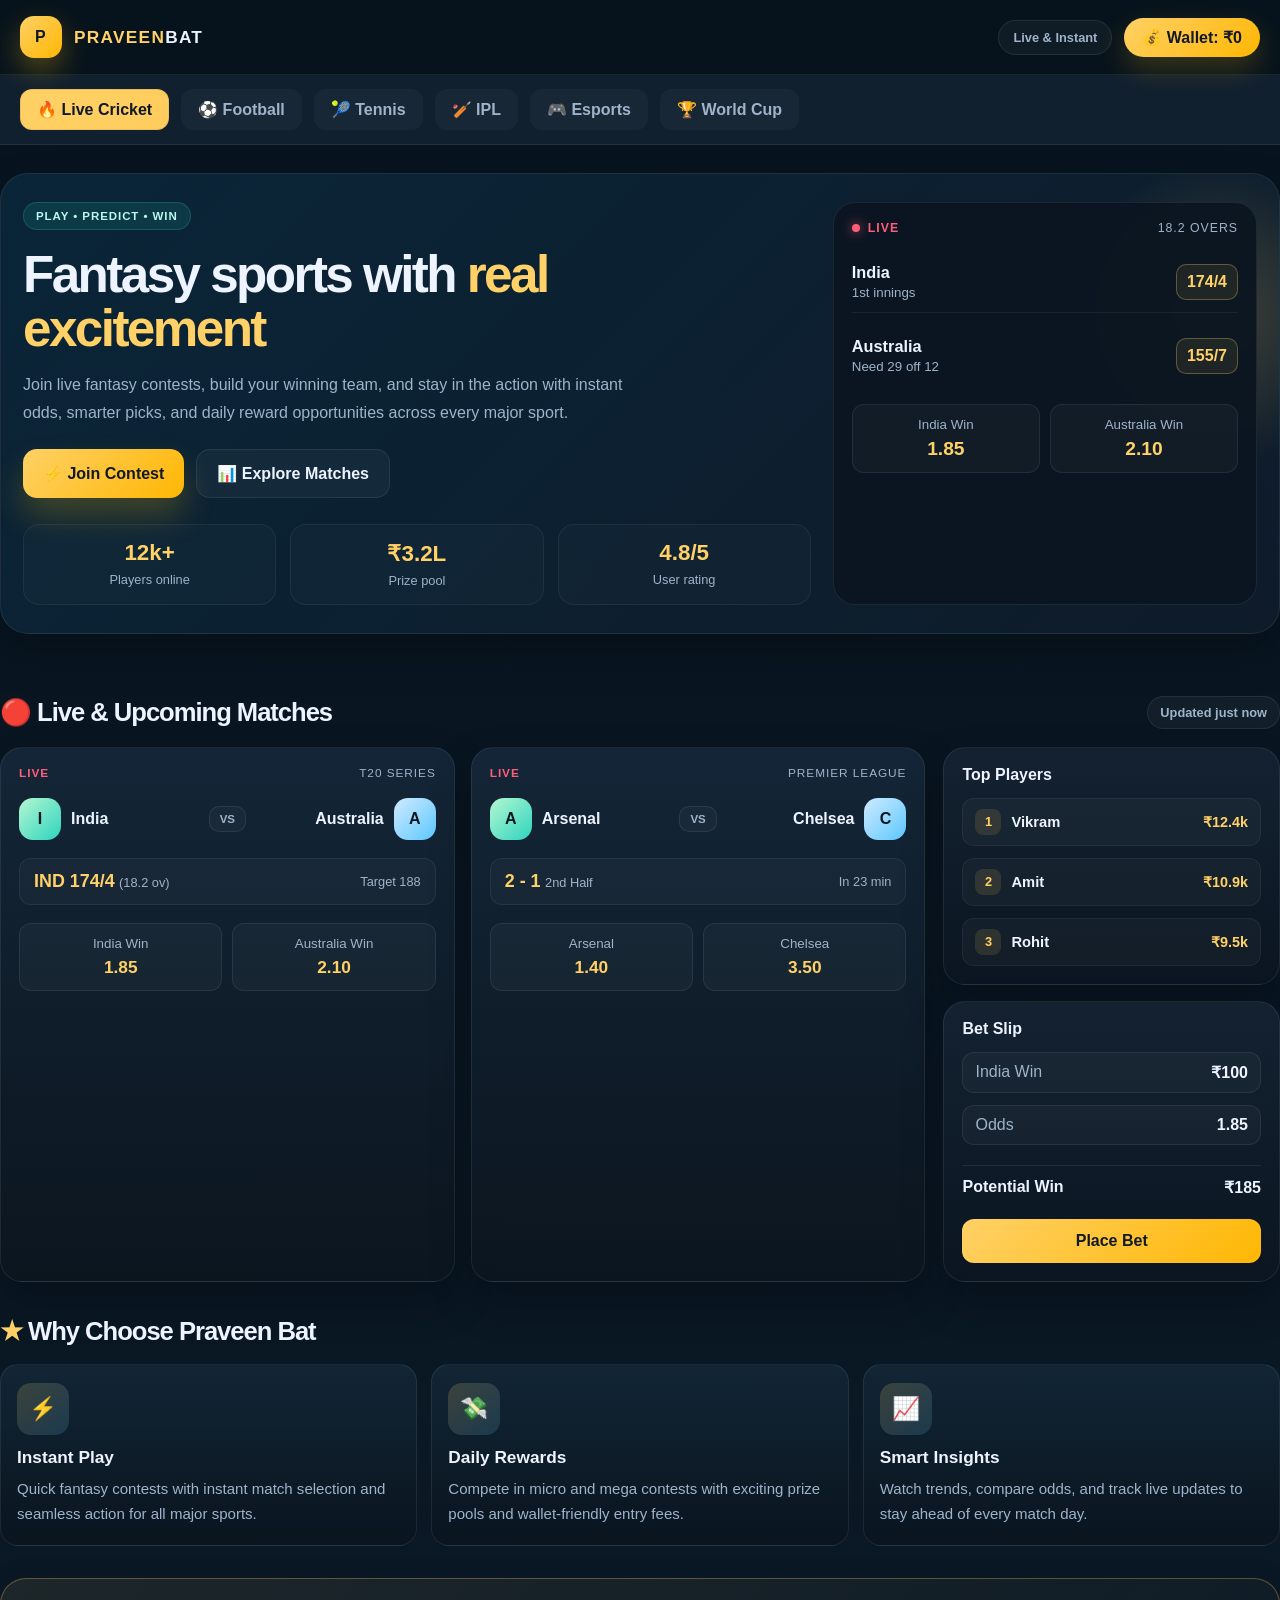
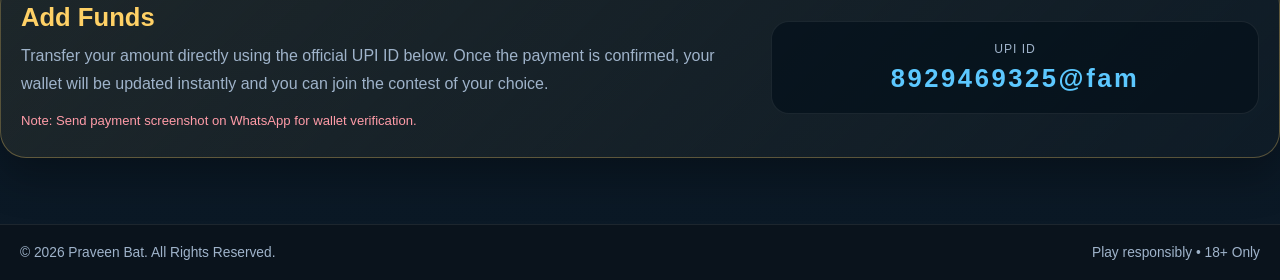
<file: index.html>
<!DOCTYPE html>
<html lang="en">
<head>
  <meta charset="UTF-8" />
  <meta name="viewport" content="width=device-width, initial-scale=1.0" />
  <title>Praveen Bat | Fantasy Sports Dashboard</title>
  <style>
    :root {
      --bg: #07141f;
      --bg-2: #0d1d2b;
      --panel: #101f2d;
      --panel-2: #162c3f;
      --soft: #1a3350;
      --card: #12263a;
      --line: rgba(255,255,255,0.08);
      --text: #edf4ff;
      --muted: #9fb3ca;
      --gold: #ffd166;
      --gold-2: #ffb703;
      --green: #2dd4bf;
      --blue: #5cc8ff;
      --red: #ff5d78;
      --shadow: 0 20px 40px rgba(0,0,0,0.28);
    }

    * { box-sizing: border-box; margin: 0; padding: 0; }
    html { scroll-behavior: smooth; }
    body {
      font-family: "Segoe UI", Arial, sans-serif;
      background: linear-gradient(180deg, #07141f 0%, #0b1926 100%);
      color: var(--text);
    }

    a { text-decoration: none; color: inherit; }
    button { font: inherit; }

    .container { max-width: 1280px; margin: 0 auto; padding: 0 20px; }

    header {
      position: sticky;
      top: 0;
      z-index: 30;
      background: rgba(9, 20, 29, 0.88);
      backdrop-filter: blur(14px);
      border-bottom: 1px solid var(--line);
    }

    .nav {
      max-width: 1280px;
      margin: 0 auto;
      display: flex;
      justify-content: space-between;
      align-items: center;
      gap: 18px;
      padding: 16px 20px;
    }

    .brand {
      display: flex;
      align-items: center;
      gap: 12px;
      font-weight: 900;
      text-transform: uppercase;
      letter-spacing: .08em;
    }

    .brand-mark {
      width: 42px;
      height: 42px;
      border-radius: 14px;
      background: linear-gradient(135deg, var(--gold), var(--gold-2));
      display: grid;
      place-items: center;
      color: #111827;
      box-shadow: 0 12px 28px rgba(255,191,0,0.3);
    }

    .brand-text { color: var(--gold); font-size: 1.08rem; }
    .brand-text span { color: var(--text); }

    .nav-actions {
      display: flex;
      align-items: center;
      gap: 12px;
    }

    .pill {
      padding: 9px 14px;
      border-radius: 999px;
      border: 1px solid var(--line);
      background: rgba(255,255,255,0.04);
      color: var(--muted);
      font-size: 0.8rem;
      font-weight: 700;
    }

    .wallet-btn {
      border: none;
      border-radius: 999px;
      padding: 10px 18px;
      background: linear-gradient(135deg, var(--gold), var(--gold-2));
      color: #121827;
      font-weight: 800;
      box-shadow: 0 12px 28px rgba(255,191,0,0.2);
      cursor: pointer;
    }

    .sports-strip {
      background: rgba(18,33,48,0.95);
      border-bottom: 1px solid var(--line);
      overflow-x: auto;
      scrollbar-width: none;
    }

    .sports-strip::-webkit-scrollbar { display: none; }

    .sports-inner {
      max-width: 1280px;
      margin: 0 auto;
      padding: 14px 20px;
      display: flex;
      gap: 12px;
      min-width: max-content;
    }

    .sport-tab {
      background: rgba(255,255,255,0.03);
      color: var(--muted);
      border: 1px solid transparent;
      border-radius: 12px;
      padding: 10px 16px;
      font-weight: 700;
      cursor: pointer;
    }

    .sport-tab.active {
      background: linear-gradient(135deg, var(--gold), #ffcc5c);
      color: #111827;
      border-color: rgba(0,0,0,0.08);
    }

    .hero {
      padding: 28px 0 10px;
    }

    .hero-box {
      display: grid;
      grid-template-columns: 1.3fr 0.7fr;
      gap: 22px;
      background: linear-gradient(135deg, rgba(10, 38, 58, 0.95), rgba(15, 28, 42, 0.96));
      border: 1px solid var(--line);
      border-radius: 28px;
      padding: 28px 22px;
      position: relative;
      overflow: hidden;
      box-shadow: var(--shadow);
    }

    .hero-box::before {
      content: "";
      position: absolute;
      right: -120px;
      top: -40px;
      width: 360px;
      height: 360px;
      background: radial-gradient(circle, rgba(255,209,102,0.2), transparent 60%);
    }

    .hero-copy, .hero-side { position: relative; z-index: 1; }

    .eyebrow {
      display: inline-flex;
      align-items: center;
      background: rgba(45,212,191,0.12);
      border: 1px solid rgba(45,212,191,0.2);
      color: #b8f8ef;
      border-radius: 999px;
      padding: 7px 12px;
      font-size: 0.72rem;
      letter-spacing: 0.08em;
      text-transform: uppercase;
      font-weight: 700;
      margin-bottom: 18px;
    }

    .hero-copy h1 {
      font-size: clamp(2.2rem, 4vw, 4rem);
      line-height: 1.06;
      letter-spacing: -0.05em;
      margin-bottom: 14px;
      max-width: 600px;
    }

    .hero-copy h1 .gold { color: var(--gold); }

    .hero-copy p {
      color: var(--muted);
      line-height: 1.75;
      max-width: 630px;
    }

    .cta-row {
      display: flex;
      flex-wrap: wrap;
      gap: 12px;
      margin-top: 22px;
    }

    .primary-btn, .secondary-btn {
      display: inline-flex;
      align-items: center;
      justify-content: center;
      gap: 8px;
      border-radius: 14px;
      padding: 14px 20px;
      font-weight: 800;
      cursor: pointer;
    }

    .primary-btn {
      background: linear-gradient(135deg, var(--gold), var(--gold-2));
      color: #111827;
      box-shadow: 0 18px 32px rgba(255,191,0,0.22);
    }

    .secondary-btn {
      background: rgba(255,255,255,0.04);
      border: 1px solid var(--line);
      color: var(--text);
    }

    .stats-grid {
      display: grid;
      grid-template-columns: repeat(3, minmax(0,1fr));
      gap: 14px;
      margin-top: 26px;
    }

    .stat-card {
      background: rgba(255,255,255,0.02);
      border: 1px solid rgba(255,255,255,0.06);
      border-radius: 16px;
      padding: 15px 12px;
      text-align: center;
    }

    .stat-card strong {
      display: block;
      color: var(--gold);
      font-size: 1.4rem;
      margin-bottom: 4px;
    }

    .stat-card span {
      color: var(--muted);
      font-size: 0.8rem;
    }

    .hero-side {
      background: rgba(11, 22, 33, 0.95);
      border: 1px solid var(--line);
      border-radius: 22px;
      padding: 18px 18px 14px;
    }

    .panel-head {
      display: flex;
      justify-content: space-between;
      align-items: center;
      color: var(--muted);
      font-size: 0.77rem;
      text-transform: uppercase;
      letter-spacing: 0.08em;
      margin-bottom: 16px;
    }

    .live-dot {
      display: inline-flex;
      align-items: center;
      gap: 8px;
      color: var(--red);
      font-weight: 800;
    }

    .live-dot::before {
      content: "";
      width: 8px;
      height: 8px;
      border-radius: 50%;
      background: var(--red);
      box-shadow: 0 0 12px rgba(255,93,120,0.8);
    }

    .score-stack {
      display: flex;
      flex-direction: column;
      gap: 12px;
    }

    .score-row {
      display: flex;
      justify-content: space-between;
      align-items: center;
      gap: 12px;
      padding: 12px 0;
      border-bottom: 1px solid rgba(255,255,255,0.06);
    }

    .score-row:last-child { border-bottom: none; }

    .team-meta { display: flex; flex-direction: column; gap: 3px; }
    .team-meta strong { font-size: 1.02rem; }
    .team-meta small { color: var(--muted); }

    .score-badge {
      background: rgba(255,209,102,0.08);
      border: 1px solid rgba(255,209,102,0.3);
      border-radius: 10px;
      color: var(--gold);
      font-weight: 800;
      padding: 8px 10px;
    }

    .odds-grid {
      display: grid;
      grid-template-columns: repeat(2, minmax(0,1fr));
      gap: 10px;
      margin-top: 18px;
    }

    .odd-box {
      background: rgba(255,255,255,0.03);
      border: 1px solid rgba(255,255,255,0.08);
      border-radius: 12px;
      padding: 12px 8px;
      text-align: center;
    }

    .odd-box small {
      display: block;
      color: var(--muted);
      margin-bottom: 6px;
    }

    .odd-box strong {
      font-size: 1.2rem;
      color: var(--gold);
    }

    .main-wrap { padding: 18px 0 36px; }

    .section-head {
      margin: 34px 0 18px;
      display: flex;
      justify-content: space-between;
      align-items: center;
      flex-wrap: wrap;
      gap: 12px;
    }

    .section-head h2 {
      font-size: clamp(1.5rem, 2vw, 2.1rem);
      letter-spacing: -0.04em;
    }

    .section-head h2 span { color: var(--gold); }

    .section-tag {
      background: rgba(255,255,255,0.04);
      border: 1px solid var(--line);
      color: var(--muted);
      padding: 8px 12px;
      border-radius: 999px;
      font-size: 0.8rem;
      font-weight: 700;
    }

    .content-grid {
      display: grid;
      grid-template-columns: minmax(0, 2.2fr) minmax(280px, 0.8fr);
      gap: 18px;
    }

    .match-grid {
      display: grid;
      grid-template-columns: repeat(2, minmax(0,1fr));
      gap: 16px;
    }

    .match-card {
      background: linear-gradient(180deg, rgba(20,39,56,0.96), rgba(12,22,31,0.96));
      border: 1px solid var(--line);
      border-radius: 22px;
      padding: 18px;
      box-shadow: var(--shadow);
    }

    .match-top {
      display: flex;
      justify-content: space-between;
      align-items: center;
      gap: 10px;
      margin-bottom: 18px;
      color: var(--muted);
      font-size: 0.74rem;
      text-transform: uppercase;
      letter-spacing: 0.08em;
    }

    .match-live { color: var(--red); font-weight: 800; }

    .match-team-row {
      display: flex;
      justify-content: space-between;
      align-items: center;
      gap: 10px;
      margin-bottom: 18px;
    }

    .team-box {
      display: flex;
      align-items: center;
      gap: 10px;
      flex: 1;
      min-width: 0;
    }

    .team-box.right { justify-content: flex-end; text-align: right; }

    .team-badge {
      width: 42px;
      height: 42px;
      border-radius: 14px;
      display: grid;
      place-items: center;
      background: linear-gradient(135deg, #b5f7d1, var(--green));
      color: #0a1721;
      font-weight: 900;
    }

    .team-badge.blue {
      background: linear-gradient(135deg, #cfeaff, var(--blue));
    }

    .team-box strong {
      font-size: 1rem;
      white-space: nowrap;
    }

    .vs-pill {
      background: rgba(255,255,255,0.03);
      border: 1px solid var(--line);
      border-radius: 10px;
      padding: 6px 10px;
      font-size: 0.72rem;
      font-weight: 800;
      color: var(--muted);
    }

    .score-banner {
      display: flex;
      justify-content: space-between;
      align-items: center;
      gap: 12px;
      margin-bottom: 18px;
      padding: 12px 14px;
      border-radius: 12px;
      background: rgba(255,255,255,0.03);
      border: 1px solid rgba(255,255,255,0.06);
    }

    .score-banner strong { color: var(--gold); font-size: 1.12rem; }
    .score-banner span { color: var(--muted); font-size: 0.8rem; }

    .odd-row {
      display: grid;
      grid-template-columns: repeat(2, minmax(0,1fr));
      gap: 10px;
    }

    .mini-odd {
      background: rgba(255,255,255,0.03);
      border: 1px solid rgba(255,255,255,0.08);
      border-radius: 12px;
      padding: 12px 10px;
      text-align: center;
      cursor: pointer;
      transition: 0.2s ease;
    }

    .mini-odd:hover {
      border-color: rgba(255,209,102,0.5);
      transform: translateY(-1px);
    }

    .mini-odd small {
      display: block;
      color: var(--muted);
      margin-bottom: 6px;
    }

    .mini-odd strong {
      color: var(--gold);
      font-size: 1.08rem;
    }

    .sidebar {
      display: flex;
      flex-direction: column;
      gap: 16px;
    }

    .panel {
      background: linear-gradient(180deg, rgba(20,35,50,0.96), rgba(11,22,33,0.96));
      border: 1px solid var(--line);
      border-radius: 22px;
      padding: 18px;
      box-shadow: var(--shadow);
    }

    .panel h3 {
      font-size: 1rem;
      margin-bottom: 14px;
    }

    .leaderboard-list {
      display: flex;
      flex-direction: column;
      gap: 12px;
    }

    .leader-item {
      display: flex;
      align-items: center;
      justify-content: space-between;
      gap: 10px;
      background: rgba(255,255,255,0.03);
      border: 1px solid rgba(255,255,255,0.06);
      border-radius: 12px;
      padding: 10px 12px;
    }

    .leader-meta {
      display: flex;
      align-items: center;
      gap: 10px;
    }

    .rank {
      width: 26px;
      height: 26px;
      border-radius: 8px;
      display: grid;
      place-items: center;
      background: rgba(255,209,102,0.12);
      color: var(--gold);
      font-weight: 800;
      font-size: 0.8rem;
    }

    .leader-name {
      font-size: 0.92rem;
      font-weight: 700;
    }

    .leader-score {
      color: var(--gold);
      font-weight: 800;
      font-size: 0.9rem;
    }

    .bet-slip {
      display: flex;
      flex-direction: column;
      gap: 12px;
    }

    .bet-row {
      display: flex;
      justify-content: space-between;
      align-items: center;
      background: rgba(255,255,255,0.03);
      border: 1px solid rgba(255,255,255,0.08);
      border-radius: 12px;
      padding: 10px 12px;
      color: var(--muted);
    }

    .bet-row strong { color: var(--text); }

    .bet-total {
      display: flex;
      justify-content: space-between;
      align-items: center;
      margin-top: 8px;
      padding-top: 12px;
      border-top: 1px solid var(--line);
      font-weight: 800;
    }

    .bet-btn {
      margin-top: 10px;
      width: 100%;
      border: none;
      border-radius: 12px;
      background: linear-gradient(135deg, var(--gold), var(--gold-2));
      color: #111827;
      padding: 13px 14px;
      font-weight: 900;
      cursor: pointer;
    }

    .promo-grid {
      display: grid;
      grid-template-columns: repeat(3, minmax(0,1fr));
      gap: 14px;
      margin-top: 14px;
    }

    .promo-card {
      background: linear-gradient(180deg, rgba(18,38,54,0.96), rgba(10,20,31,0.96));
      border: 1px solid var(--line);
      border-radius: 18px;
      padding: 18px 16px;
    }

    .promo-card .icon {
      width: 52px;
      height: 52px;
      border-radius: 14px;
      background: linear-gradient(135deg, rgba(255,209,102,0.18), rgba(93,199,255,0.16));
      display: grid;
      place-items: center;
      font-size: 1.4rem;
      margin-bottom: 12px;
    }

    .promo-card h3 {
      font-size: 1.08rem;
      margin-bottom: 8px;
    }

    .promo-card p {
      color: var(--muted);
      line-height: 1.7;
      font-size: 0.94rem;
    }

    .deposit-box {
      margin-top: 32px;
      background: linear-gradient(135deg, rgba(255,209,102,0.08), rgba(15,28,39,0.96));
      border: 1px solid rgba(255,209,102,0.3);
      border-radius: 26px;
      box-shadow: var(--shadow);
      padding: 24px 20px;
    }

    .deposit-inner {
      display: grid;
      grid-template-columns: 1.2fr 0.8fr;
      gap: 18px;
      align-items: center;
    }

    .deposit-box h3 {
      color: var(--gold);
      font-size: clamp(1.5rem, 2vw, 2rem);
      margin-bottom: 10px;
    }

    .deposit-box p {
      color: var(--muted);
      line-height: 1.75;
    }

    .note-red {
      color: #ff9ca8 !important;
      margin-top: 12px;
      font-size: 0.82rem;
    }

    .upi-card {
      background: rgba(7,19,29,0.9);
      border: 1px solid rgba(255,255,255,0.08);
      border-radius: 18px;
      text-align: center;
      padding: 20px 18px;
    }

    .upi-label {
      display: block;
      color: var(--muted);
      margin-bottom: 8px;
      font-size: 0.76rem;
      letter-spacing: 0.08em;
      text-transform: uppercase;
    }

    .upi-code {
      font-size: clamp(1.4rem,2vw,1.8rem);
      font-weight: 800;
      letter-spacing: 0.1em;
      color: var(--blue);
    }

    footer {
      border-top: 1px solid var(--line);
      background: rgba(10,19,28,0.95);
      margin-top: 30px;
    }

    .footer-inner {
      max-width: 1280px;
      margin: 0 auto;
      display: flex;
      justify-content: space-between;
      align-items: center;
      gap: 12px;
      padding: 20px;
      flex-wrap: wrap;
      color: var(--muted);
      font-size: 0.86rem;
    }

    @media (max-width: 1040px) {
      .content-grid { grid-template-columns: 1fr; }
    }

    @media (max-width: 900px) {
      .hero-box, .deposit-inner, .match-grid, .promo-grid { grid-template-columns: 1fr; }
    }

    @media (max-width: 620px) {
      .nav { flex-wrap: wrap; }
      .nav-actions { width: 100%; justify-content: space-between; }
      .stats-grid { grid-template-columns: 1fr; }
      .odds-grid, .odd-row { grid-template-columns: 1fr; }
      .section-head { align-items: flex-start; }
    }
  </style>
</head>
<body>
  <header>
    <div class="nav">
      <div class="brand" aria-label="Praveen Bat logo">
        <div class="brand-mark">P</div>
        <div class="brand-text">Praveen<span>Bat</span></div>
      </div>

      <div class="nav-actions">
        <div class="pill">Live & Instant</div>
        <button class="wallet-btn">💰 Wallet: ₹0</button>
      </div>
    </div>
  </header>

  <nav class="sports-strip" aria-label="Sports categories">
    <div class="sports-inner">
      <button class="sport-tab active">🔥 Live Cricket</button>
      <button class="sport-tab">⚽ Football</button>
      <button class="sport-tab">🎾 Tennis</button>
      <button class="sport-tab">🏏 IPL</button>
      <button class="sport-tab">🎮 Esports</button>
      <button class="sport-tab">🏆 World Cup</button>
    </div>
  </nav>

  <div class="container hero">
    <section class="hero-box">
      <div class="hero-copy">
        <div class="eyebrow">Play • Predict • Win</div>
        <h1>Fantasy sports with <span class="gold">real excitement</span></h1>
        <p>
          Join live fantasy contests, build your winning team, and stay in the action with instant odds,
          smarter picks, and daily reward opportunities across every major sport.
        </p>

        <div class="cta-row">
          <a href="#deposit" class="primary-btn">⚡ Join Contest</a>
          <a href="#matches" class="secondary-btn">📊 Explore Matches</a>
        </div>

        <div class="stats-grid">
          <div class="stat-card">
            <strong>12k+</strong>
            <span>Players online</span>
          </div>
          <div class="stat-card">
            <strong>₹3.2L</strong>
            <span>Prize pool</span>
          </div>
          <div class="stat-card">
            <strong>4.8/5</strong>
            <span>User rating</span>
          </div>
        </div>
      </div>

      <aside class="hero-side" aria-label="Live match preview">
        <div class="panel-head">
          <span class="live-dot">Live</span>
          <span>18.2 overs</span>
        </div>

        <div class="score-stack">
          <div class="score-row">
            <div class="team-meta">
              <strong>India</strong>
              <small>1st innings</small>
            </div>
            <div class="score-badge">174/4</div>
          </div>

          <div class="score-row">
            <div class="team-meta">
              <strong>Australia</strong>
              <small>Need 29 off 12</small>
            </div>
            <div class="score-badge">155/7</div>
          </div>
        </div>

        <div class="odds-grid">
          <div class="odd-box">
            <small>India Win</small>
            <strong>1.85</strong>
          </div>
          <div class="odd-box">
            <small>Australia Win</small>
            <strong>2.10</strong>
          </div>
        </div>
      </aside>
    </section>
  </div>

  <main class="container main-wrap">
    <div class="section-head">
      <h2><span>🔴</span> Live & Upcoming Matches</h2>
      <div class="section-tag">Updated just now</div>
    </div>

    <div class="content-grid">
      <section class="match-grid" id="matches">
        <article class="match-card">
          <div class="match-top">
            <span class="match-live">Live</span>
            <span>T20 Series</span>
          </div>

          <div class="match-team-row">
            <div class="team-box">
              <div class="team-badge">I</div>
              <strong>India</strong>
            </div>
            <div class="vs-pill">VS</div>
            <div class="team-box right">
              <strong>Australia</strong>
              <div class="team-badge blue">A</div>
            </div>
          </div>

          <div class="score-banner">
            <div>
              <strong>IND 174/4</strong>
              <span>(18.2 ov)</span>
            </div>
            <span>Target 188</span>
          </div>

          <div class="odd-row">
            <div class="mini-odd">
              <small>India Win</small>
              <strong>1.85</strong>
            </div>
            <div class="mini-odd">
              <small>Australia Win</small>
              <strong>2.10</strong>
            </div>
          </div>
        </article>

        <article class="match-card">
          <div class="match-top">
            <span class="match-live">Live</span>
            <span>Premier League</span>
          </div>

          <div class="match-team-row">
            <div class="team-box">
              <div class="team-badge">A</div>
              <strong>Arsenal</strong>
            </div>
            <div class="vs-pill">VS</div>
            <div class="team-box right">
              <strong>Chelsea</strong>
              <div class="team-badge blue">C</div>
            </div>
          </div>

          <div class="score-banner">
            <div>
              <strong>2 - 1</strong>
              <span>2nd Half</span>
            </div>
            <span>In 23 min</span>
          </div>

          <div class="odd-row">
            <div class="mini-odd">
              <small>Arsenal</small>
              <strong>1.40</strong>
            </div>
            <div class="mini-odd">
              <small>Chelsea</small>
              <strong>3.50</strong>
            </div>
          </div>
        </article>
      </section>

      <aside class="sidebar">
        <div class="panel">
          <h3>Top Players</h3>
          <div class="leaderboard-list">
            <div class="leader-item">
              <div class="leader-meta">
                <div class="rank">1</div>
                <div class="leader-name">Vikram</div>
              </div>
              <div class="leader-score">₹12.4k</div>
            </div>
            <div class="leader-item">
              <div class="leader-meta">
                <div class="rank">2</div>
                <div class="leader-name">Amit</div>
              </div>
              <div class="leader-score">₹10.9k</div>
            </div>
            <div class="leader-item">
              <div class="leader-meta">
                <div class="rank">3</div>
                <div class="leader-name">Rohit</div>
              </div>
              <div class="leader-score">₹9.5k</div>
            </div>
          </div>
        </div>

        <div class="panel">
          <h3>Bet Slip</h3>
          <div class="bet-slip">
            <div class="bet-row">
              <span>India Win</span>
              <strong>₹100</strong>
            </div>
            <div class="bet-row">
              <span>Odds</span>
              <strong>1.85</strong>
            </div>
            <div class="bet-total">
              <span>Potential Win</span>
              <span>₹185</span>
            </div>
            <button class="bet-btn">Place Bet</button>
          </div>
        </div>
      </aside>
    </div>

    <div class="section-head">
      <h2><span>★</span> Why Choose Praveen Bat</h2>
    </div>

    <section class="promo-grid">
      <article class="promo-card">
        <div class="icon">⚡</div>
        <h3>Instant Play</h3>
        <p>Quick fantasy contests with instant match selection and seamless action for all major sports.</p>
      </article>

      <article class="promo-card">
        <div class="icon">💸</div>
        <h3>Daily Rewards</h3>
        <p>Compete in micro and mega contests with exciting prize pools and wallet-friendly entry fees.</p>
      </article>

      <article class="promo-card">
        <div class="icon">📈</div>
        <h3>Smart Insights</h3>
        <p>Watch trends, compare odds, and track live updates to stay ahead of every match day.</p>
      </article>
    </section>

    <section class="deposit-box" id="deposit">
      <div class="deposit-inner">
        <div>
          <h3>Add Funds</h3>
          <p>
            Transfer your amount directly using the official UPI ID below. Once the payment is confirmed,
            your wallet will be updated instantly and you can join the contest of your choice.
          </p>
          <p class="note-red">Note: Send payment screenshot on WhatsApp for wallet verification.</p>
        </div>

        <div class="upi-card">
          <span class="upi-label">UPI ID</span>
          <div class="upi-code">8929469325@fam</div>
        </div>
      </div>
    </section>
  </main>

  <footer>
    <div class="footer-inner">
      <span>© 2026 Praveen Bat. All Rights Reserved.</span>
      <span>Play responsibly • 18+ Only</span>
    </div>
  </footer>
</body>
</html>
</file>
